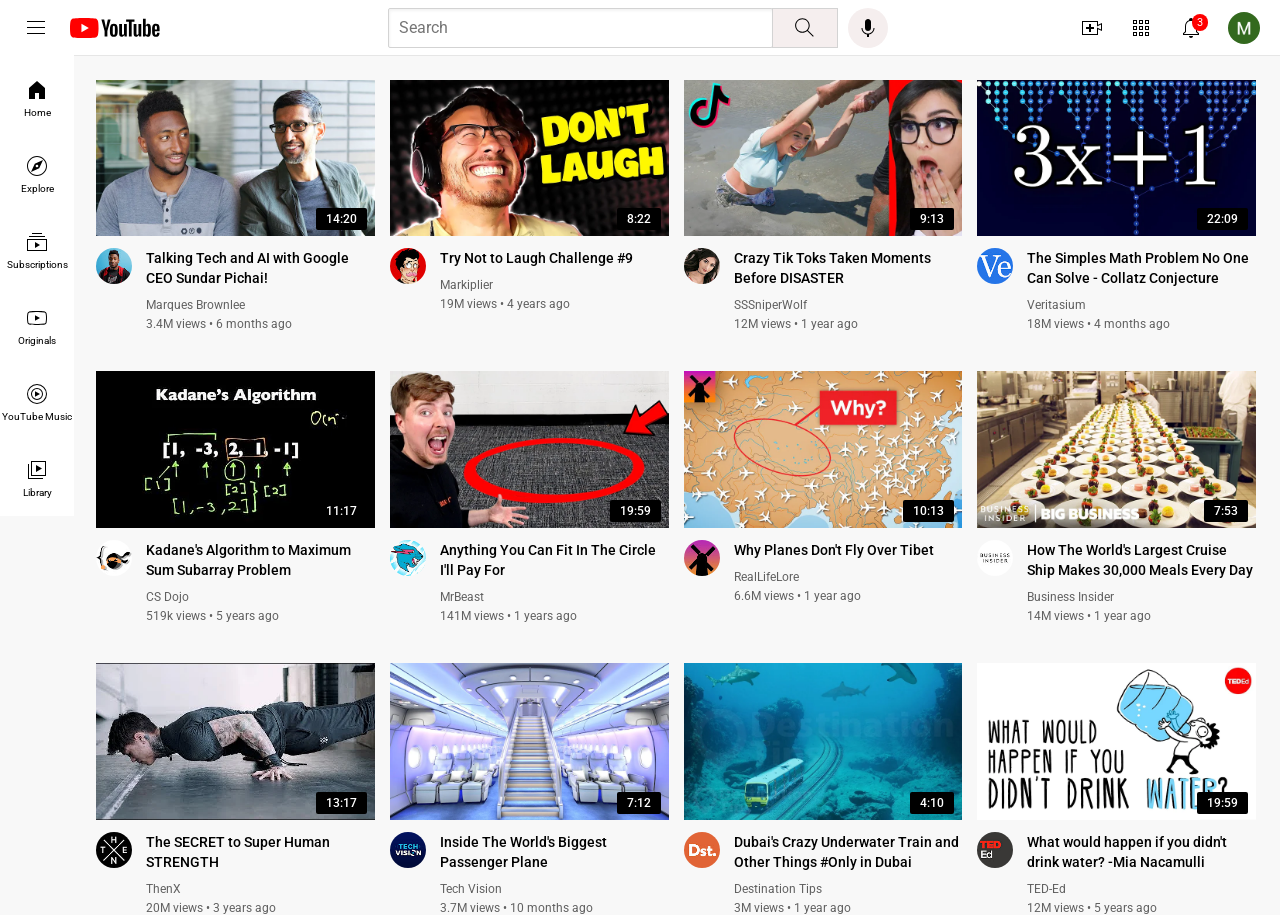
<file: SuperSimpleDev-HTML-CSS/Youtube-Clone/index.html>
<!DOCTYPE html>
<html>
    <head>
        <title>YouTube</title>
        <link rel="icon" href="svg/favicon.png">
        <link rel="stylesheet" href="css/video.css">
        <link rel="stylesheet" href="css/header.css">
        <link rel="stylesheet" href="css/general.css">
        <link rel="stylesheet" href="css/sidebar.css">
        <link rel="preconnect" href="https://fonts.googleapis.com">
        <link rel="preconnect" href="https://fonts.gstatic.com" crossorigin>
        <link href="https://fonts.googleapis.com/css2?family=Roboto:wght@400;500;700&display=swap" rel="stylesheet">
    </head>
    <body>
        <header class="header">
            <div class="section-left">
                <img class="hamburger-menu" src="svg/hamburger-menu.svg">
                <img class="youtube-logo" src="svg/youtube-logo.svg">
            </div>
            <div class="section-middle">
                <input class="search-bar" type="text" placeholder="Search">
                <button class="search-button">
                    <img class="search-icon" src="svg/search.svg">
                    <div class="tooltip">Search</div> 
                </button>
                <button class="search-button-voice">
                    <img class="search-button-icon" src="svg/voice-search-icon.svg">
                    <div class="tooltip">Search with your voice</div> 
                </button>
            </div>
            <div class="section-right">
                <div class="upload-icon-container">
                    <img class="upload-icon" src="svg/upload.svg">
                    <div class="tooltip">Create</div>
                </div>
                <div class="youtube-apps-icon-cointainer">
                    <img class="youtube-apps-icon" src="svg/youtube-apps.svg">
                    <div class="tooltip">YouTube Apps</div>
                </div>
                <div class="notifications-icon-container">
                    <img class="notification-icon" src="svg/notifications.svg"> 
                    <div class="notifications-count">3</div>
                    <div class="tooltip">Notifications</div>
                       
                </div>
                <img class="current-user-icon" src="img/channel-my.jpg">
            </div>
        </header>
        <nav class="sidebar">
            <div class="sidebar-link">
                <img src="svg/home.svg">
                <div>Home</div>
            </div>
            <div class="sidebar-link">
                <img src="svg/explore.svg">
                <div>Explore</div>
            </div>
            <div class="sidebar-link">
                <img src="svg/subscriptions.svg">
                <div>Subscriptions</div>
            </div>
            <div class="sidebar-link">
                <img src="svg/originals.svg">
                <div>Originals</div>
            </div>
            <div class="sidebar-link">
                <img src="svg/youtube-music.svg">
                <div>YouTube Music</div>
            </div>
            <div class="sidebar-link">
                <img src="svg/library.svg">
                <div>Library</div>
            </div>
        </nav>
        <main>
            <section class="video-grid">
                <div class="video-preview">
                    <div class="thumbnail-row">
                        <img class="video-thumbnail" src="img/thumbnail-1.webp">
                        <div class="video-time">14:20</div>
                    </div>
                    <div class="video-info-grid">
                        <div class="channel-picture">
                            <img class="profile-picture" src="img/channel-1.jpeg">
                        </div>
                        <div class="video-info">
                            <p class="video-title">Talking Tech and AI with Google CEO Sundar Pichai!</p>
                            <p class="video-author">Marques Brownlee</p>
                            <p class="video-stats">3.4M views &#8226; 6 months ago</p>
                        </div>
                    </div>
                </div>
                <div class="video-preview">
                    <div class="thumbnail-row">
                        <img class="video-thumbnail" src="img/thumbnail-2.webp">
                        <div class="video-time">8:22</div>
                    </div>
                    <div class="video-info-grid">
                        <div class="channel-picture">
                            <img class="profile-picture" src="img/channel-2.jpeg">
                        </div>
                        <div>
                            <p class="video-title">Try Not to Laugh Challenge #9</p>
                            <p class="video-author">Markiplier</p>
                            <p class="video-stats">19M views &#8226; 4 years ago</p>
                        </div>
                    </div>
                </div>
                <div class="video-preview">
                    <div class="thumbnail-row">
                        <img class="video-thumbnail" src="img/thumbnail-3.webp">
                        <div class="video-time">9:13</div>
                    </div>
                    <div class="video-info-grid">
                        <div class="channel-picture">
                            <img class="profile-picture" src="img/channel-3.jpeg">
                        </div>
                        <div class="video-info">
                            <p class="video-title">Crazy Tik Toks Taken Moments Before DISASTER</p>
                            <p class="video-author">SSSniperWolf</p>
                            <p class="video-stats">12M views &#8226; 1 year ago</p>
                        </div>
                    </div>
                </div>
                <div class="video-preview">
                    <div class="thumbnail-row">
                        <img class="video-thumbnail" src="img/thumbnail-4.webp">
                        <div class="video-time">22:09</div>
                    </div>
                    <div class="video-info-grid">
                        <div class="channel-picture">
                            <img class="profile-picture" src="img/channel-4.jpeg">
                        </div>
                        <div>
                            <p class="video-title">The Simples Math Problem No One Can Solve - Collatz Conjecture</p>
                            <p class="video-author">Veritasium</p>
                            <p class="video-stats">18M views &#8226; 4 months ago</p>
                        </div>
                    </div>
                </div>
                <div class="video-preview">
                    <div class="thumbnail-row">
                        <img class="video-thumbnail" src="img/thumbnail-5.webp">
                        <div class="video-time">11:17</div>
                    </div>
                    <div class="video-info-grid">
                        <div class="channel-picture">
                            <img class="profile-picture" src="img/channel-5.jpeg">
                        </div>
                        <div class="video-info">
                            <p class="video-title">Kadane's Algorithm to Maximum Sum Subarray Problem</p>
                            <p class="video-author">CS Dojo</p>
                            <p class="video-stats">519k views &#8226; 5 years ago</p>
                        </div>
                    </div>
                </div>
                <div class="video-preview">
                    <div class="thumbnail-row">
                        <img class="video-thumbnail" src="img/thumbnail-6.webp">
                        <div class="video-time">19:59</div>
                    </div>
                    <div class="video-info-grid">
                        <div class="channel-picture">
                            <img class="profile-picture" src="img/channel-6.jpeg">
                        </div>
                        <div>
                            <p class="video-title">Anything You Can Fit In The Circle I'll Pay For</p>
                            <p class="video-author">MrBeast</p>
                            <p class="video-stats">141M views &#8226; 1 years ago</p>
                        </div>
                    </div>
                </div>
                <div class="video-preview">
                    <div class="thumbnail-row">
                        <img class="video-thumbnail" src="img/thumbnail-7.webp">
                        <div class="video-time">10:13</div>
                    </div>
                    <div class="video-info-grid">
                        <div class="channel-picture">
                            <img class="profile-picture" src="img/channel-7.jpeg">
                        </div>
                        <div class="video-info">
                            <p class="video-title">Why Planes Don't Fly Over Tibet</p>
                            <p class="video-author">RealLifeLore</p>
                            <p class="video-stats">6.6M views &#8226; 1 year ago</p>
                        </div>
                    </div>
                </div>
                <div class="video-preview">
                    <div class="thumbnail-row">
                        <img class="video-thumbnail" src="img/thumbnail-10.webp">
                        <div class="video-time">7:53</div>
                    </div>
                    <div class="video-info-grid">
                        <div class="channel-picture">
                            <img class="profile-picture" src="img/channel-10.jpeg">
                        </div>
                        <div>
                            <p class="video-title">How The World's Largest Cruise Ship Makes 30,000 Meals Every Day</p>
                            <p class="video-author">Business Insider</p>
                            <p class="video-stats">14M views &#8226; 1 year ago</p>
                        </div>
                    </div>
                </div>
                <div class="video-preview">
                    <div class="thumbnail-row">
                        <img class="video-thumbnail" src="img/thumbnail-9.webp">
                        <div class="video-time">13:17</div>
                    </div>
                    <div class="video-info-grid">
                        <div class="channel-picture">
                            <img class="profile-picture" src="img/channel-9.jpeg">
                        </div>
                        <div class="video-info">
                            <p class="video-title">The SECRET to Super Human STRENGTH</p>
                            <p class="video-author">ThenX</p>
                            <p class="video-stats">20M views &#8226; 3 years ago</p>
                        </div>
                    </div>
                </div>
                <div class="video-preview">
                    <div class="thumbnail-row">
                        <img class="video-thumbnail" src="img/thumbnail-8.webp">
                        <div class="video-time">7:12</div>
                    </div>
                    <div class="video-info-grid">
                        <div class="channel-picture">
                            <img class="profile-picture" src="img/channel-8.jpeg">
                        </div>
                        <div>
                            <p class="video-title">Inside The World's Biggest Passenger Plane</p>
                            <p class="video-author">Tech Vision</p>
                            <p class="video-stats">3.7M views &#8226; 10 months ago</p>
                        </div>
                    </div>
                </div>
                <div class="video-preview">
                    <div class="thumbnail-row">
                        <img class="video-thumbnail" src="img/thumbnail-11.webp">
                        <div class="video-time">4:10</div>
                    </div>
                    <div class="video-info-grid">
                        <div class="channel-picture">
                            <img class="profile-picture" src="img/channel-11.jpeg">
                        </div>
                        <div class="video-info">
                            <p class="video-title">Dubai's Crazy Underwater Train and Other Things #Only in Dubai</p>
                            <p class="video-author">Destination Tips</p>
                            <p class="video-stats">3M views &#8226; 1 year ago</p>
                        </div>
                    </div>
                </div>
                <div class="video-preview">
                    <div class="thumbnail-row">
                        <img class="video-thumbnail" src="img/thumbnail-12.webp">
                        <div class="video-time">19:59</div>
                    </div>
                    <div class="video-info-grid">
                        <div class="channel-picture">
                            <img class="profile-picture" src="img/channel-12.jpeg">
                        </div>
                        <div>
                            <p class="video-title">What would happen if you didn't drink water? -Mia Nacamulli</p>
                            <p class="video-author">TED-Ed</p>
                            <p class="video-stats">12M views &#8226; 5 years ago</p>
                        </div>
                    </div>
                </div>
            </section>
        </main>
</html>
</file>
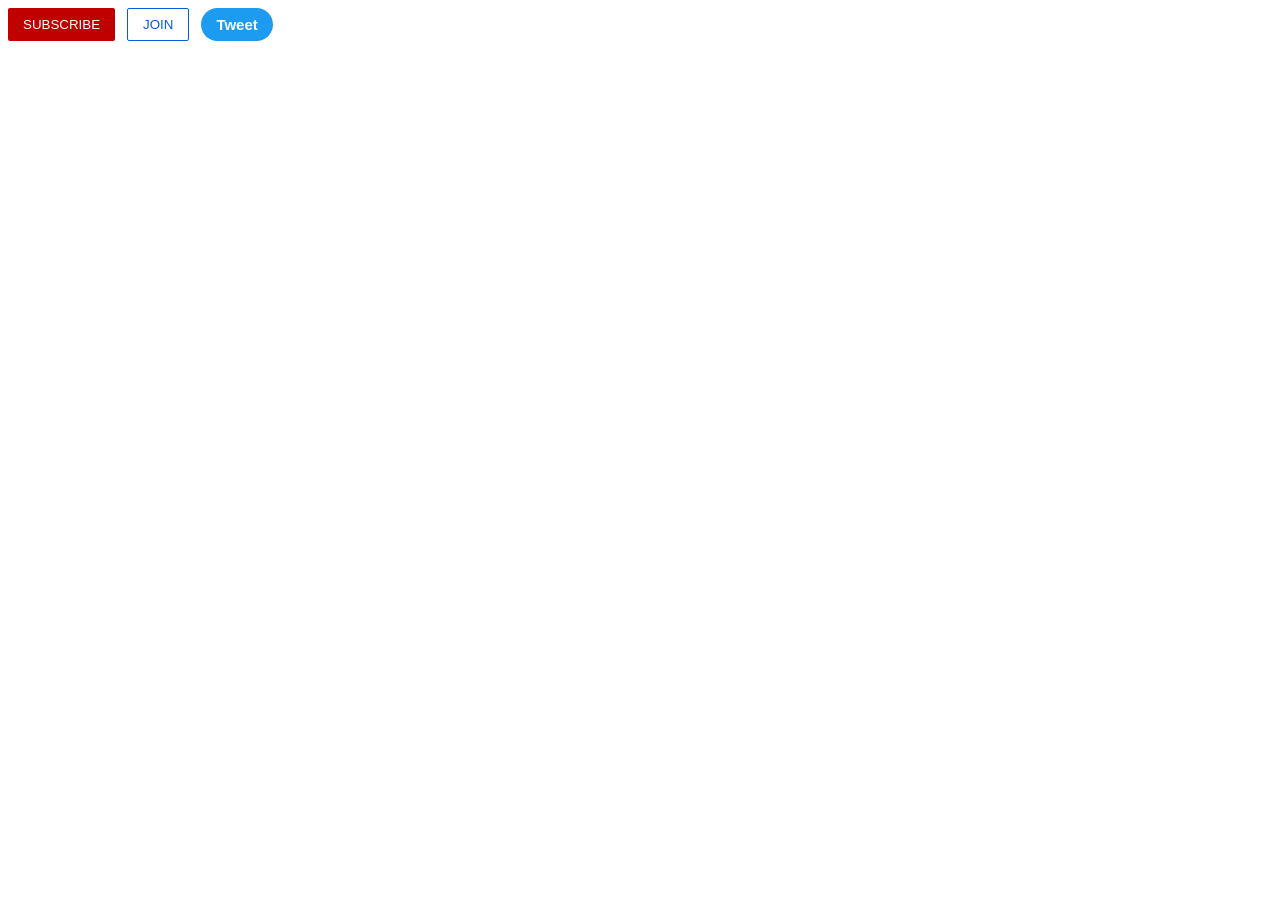
<file: SuperSimpleDev-HTML-CSS/Basics/buttons.html>
<!DOCTYPE html>
<html>
    <head>
        <title>Buttons Practice</title>
        <link rel="stylesheet" href="styles/buttons.css">
    </head>
    <body>
        <button class="subscribe-button">SUBSCRIBE</button>
        <button class="join-button">JOIN</button>
        <button class="tweet-button">Tweet</button>
    </body>
</html>
</file>
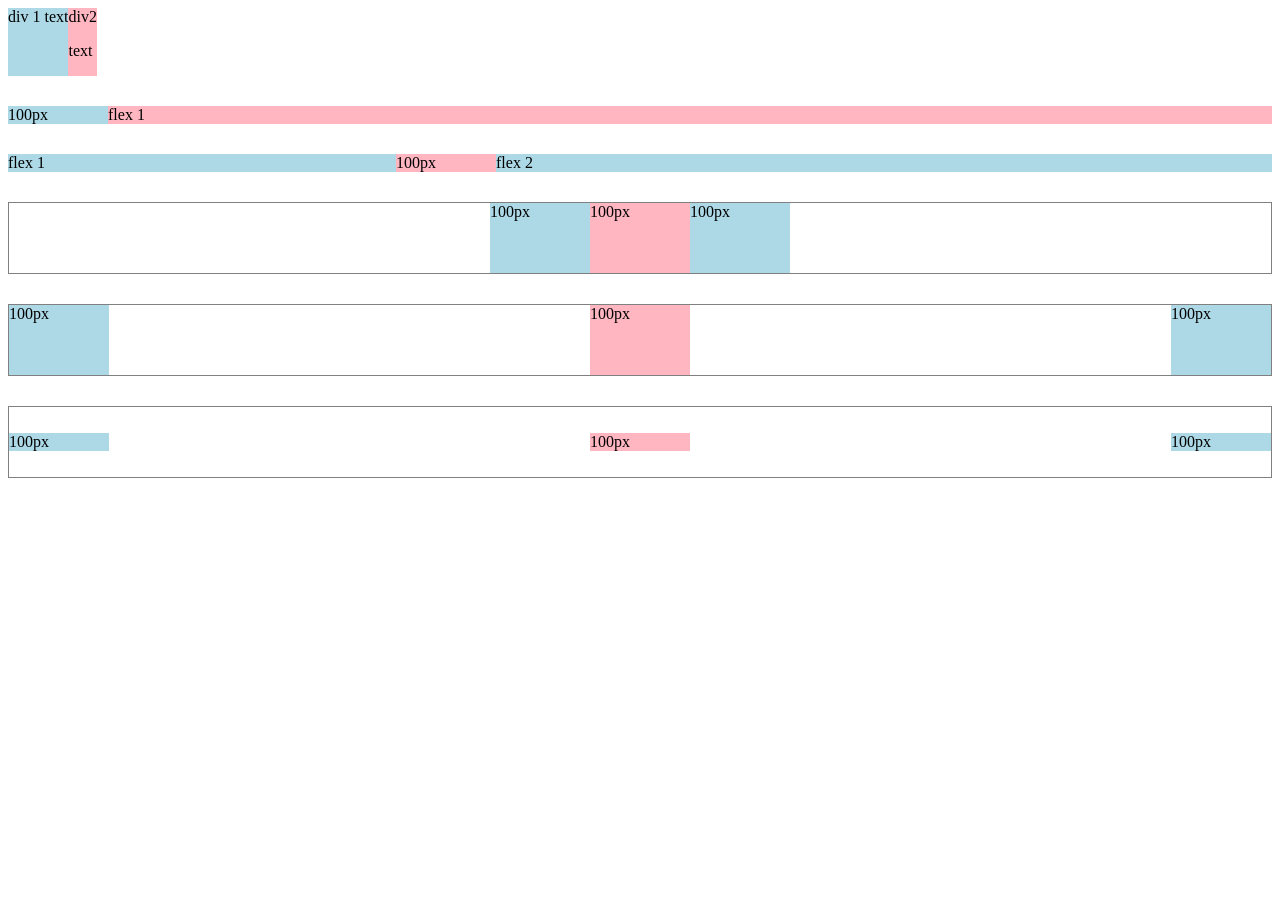
<file: SuperSimpleDev-HTML-CSS/Basics/flexbox.html>
<!DOCTYPE html>
<html>

<head>
    <title>Flexbox Practice</title>
</head>

<body>
    <div style="
            display: flex;
            flex-direction: row;">
        <div style="background-color:lightblue;">div 1 text</div>
        <div style="background-color: lightpink;">div2 <p>text</p>
        </div>
    </div>

    <div style="
        margin-top: 30px;
        display: flex;
        flex-direction: row;">
        <div style="
            background-color:lightblue;
            width: 100px;
            ">100px</div>
        <div style="
            background-color: lightpink;
            flex: 1;
            ">flex 1
        </div>
    </div>

    <div style="
    margin-top: 30px;
    display: flex;
    flex-direction: row;">
    <div style="
        background-color: lightblue;
        flex: 1;
        ">flex 1
    </div>
    <div style="
        background-color:lightpink;
        width: 100px;
    ">100px</div>
    <div style="
        background-color:lightblue;
        flex: 2;
    ">flex 2</div>
    </div>

    <div style="
        margin-top: 30px;
        height: 70px;
        border-width: 1px;
        border-style: solid;
        border-color: gray;

        display: flex;
        flex-direction: row;
        justify-content: center;">
        <div style="
            background-color: lightblue;
            width: 100px;
            ">100px
        </div>
        <div style="
            background-color:lightpink;
            width: 100px;
        ">100px</div>
        <div style="
            background-color:lightblue;
            width: 100px;
        ">100px</div>
    </div>

    <div style="
            margin-top: 30px;
            height: 70px;
            border-width: 1px;
            border-style: solid;
            border-color: gray;

            display: flex;
            flex-direction: row;
            justify-content: space-between;">
        <div style="
            background-color: lightblue;
            width: 100px;
            ">100px
        </div>
        <div style="
            background-color:lightpink;
            width: 100px;
        ">100px</div>
        <div style="
            background-color:lightblue;
            width: 100px;
        ">100px</div>
    </div>

    <div style="
        margin-top: 30px;
        height: 70px;
        border-width: 1px;
        border-style: solid;
        border-color: gray;

        display: flex;
        flex-direction: row;
        justify-content: space-between;
        align-items: center;">

        <div style="
            background-color: lightblue;
            width: 100px;
            ">100px
        </div>
        <div style="
            background-color:lightpink;
            width: 100px;
        ">100px</div>
        <div style="
            background-color:lightblue;
            width: 100px;
        ">100px</div>
    </div>
</body>

</html>
</file>
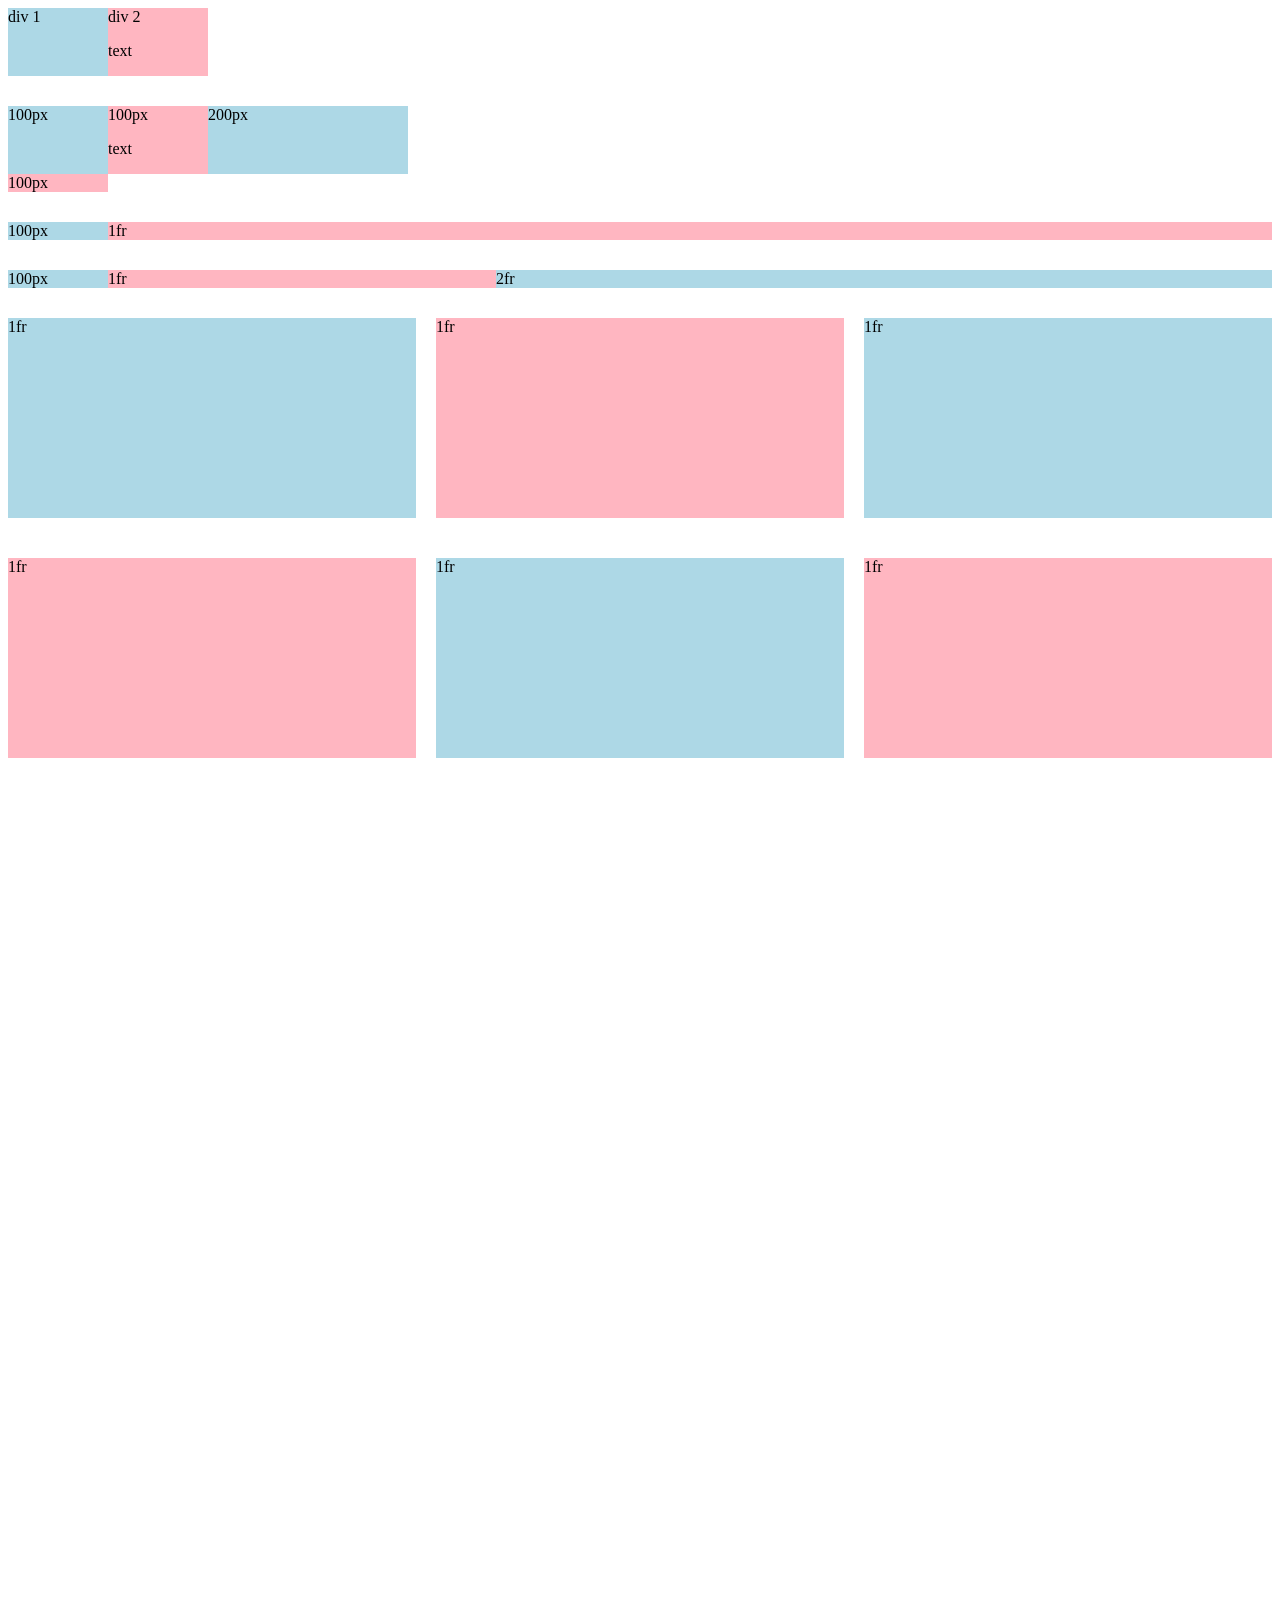
<file: SuperSimpleDev-HTML-CSS/Basics/grid.html>
<!DOCTYPE html>
<html>

<head>
    <title>Grid Practice</title>
</head>

<body style="padding-bottom: 1000px;">
    <div style="
      display: grid;
      grid-template-columns: 100px 100px;
    ">
        <div style="background-color: lightblue;">div 1</div>
        <div style="background-color: lightpink;">div 2<p>text</p>
        </div>
    </div>

    <div style="
      margin-top: 30px;
      display: grid;
      grid-template-columns: 100px 100px 200px;
    ">
        <div style="background-color: lightblue;">100px</div>
        <div style="background-color: lightpink;">100px<p>text</p>
        </div>
        <div style="background-color: lightblue;">200px</div>
        <div style="background-color: lightpink;">100px</div>
    </div>

    <div style="
      margin-top: 30px;
      display: grid;
      grid-template-columns: 100px 1fr;
    ">
        <div style="background-color: lightblue;">100px</div>
        <div style="background-color: lightpink;">1fr</div>
    </div>

    <div style="
      margin-top: 30px;
      display: grid;
      grid-template-columns: 100px 1fr 2fr;
    ">
        <div style="background-color: lightblue;">100px</div>
        <div style="background-color: lightpink;">1fr</div>
        <div style="background-color: lightblue;">2fr</div>
    </div>

    <div style="
      margin-top: 30px;
      display: grid;
      grid-template-columns: 1fr 1fr 1fr;
      column-gap: 20px;
      row-gap: 40px;
    ">
        <div style="background-color: lightblue; height: 200px;">1fr</div>
        <div style="background-color: lightpink; height: 200px;">1fr</div>
        <div style="background-color: lightblue; height: 200px;">1fr</div>
        <div style="background-color: lightpink; height: 200px;">1fr</div>
        <div style="background-color: lightblue; height: 200px;">1fr</div>
        <div style="background-color: lightpink; height: 200px;">1fr</div>
    </div>
</body>

</html>
</file>
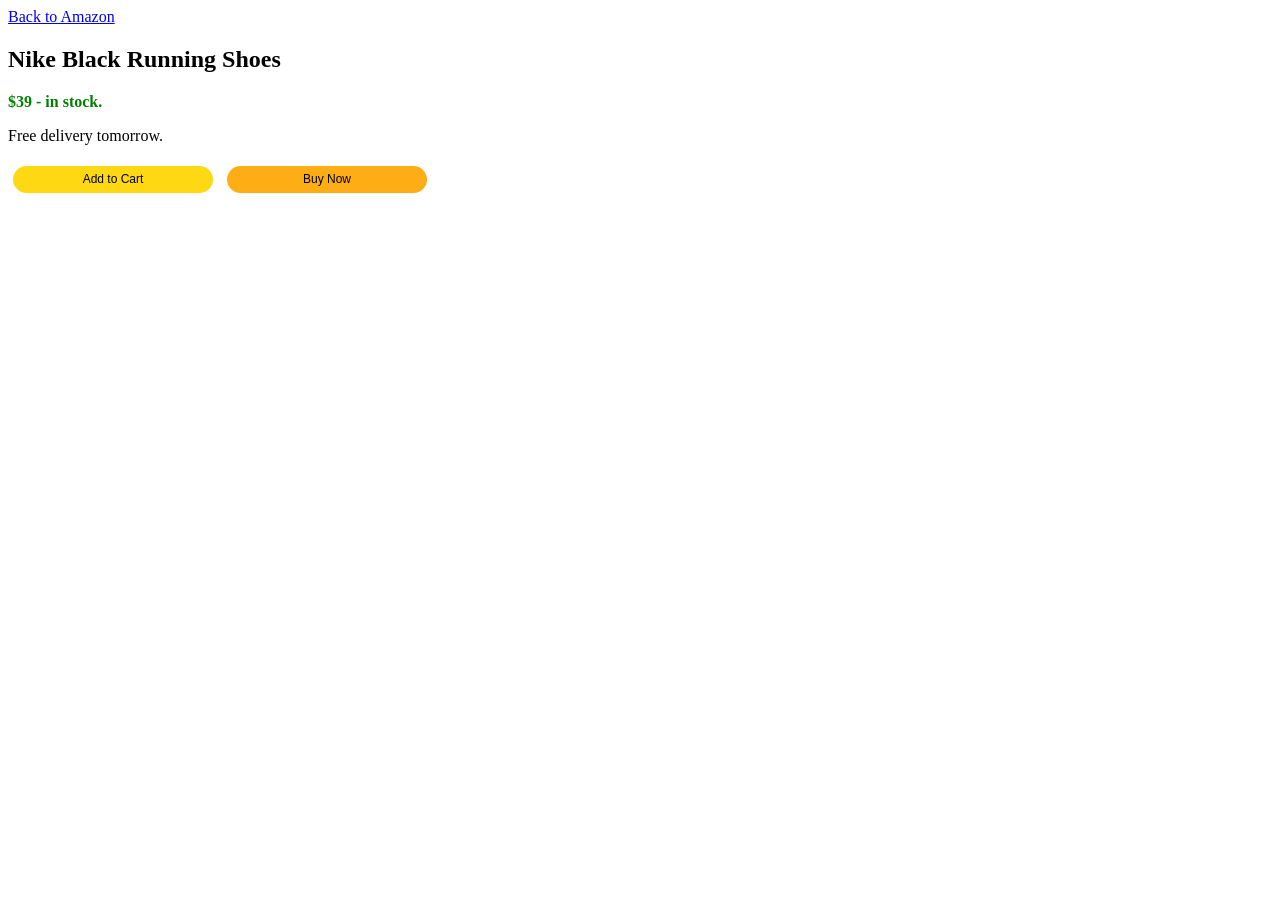
<file: SuperSimpleDev-HTML-CSS/Basics/l1-challenge.html>
<!DOCTYPE html>
<html>

<head>
    <title>Amazon Example</title>
    <link rel="stylesheet" href="styles/l1-challenge.css">
</head>

<body>
    <a class="link" href="https://www.amazon.co.uk/">Back to Amazon</a>
    <h2>Nike Black Running Shoes</h2>
    <p class="stock-text">$39 - in stock.</p>
    <p>Free delivery tomorrow.</p>
    <button class="amazon-button-1">Add to Cart</button>
    <button class="amazon-button-2">Buy Now</button>
</body>

</html>
</file>
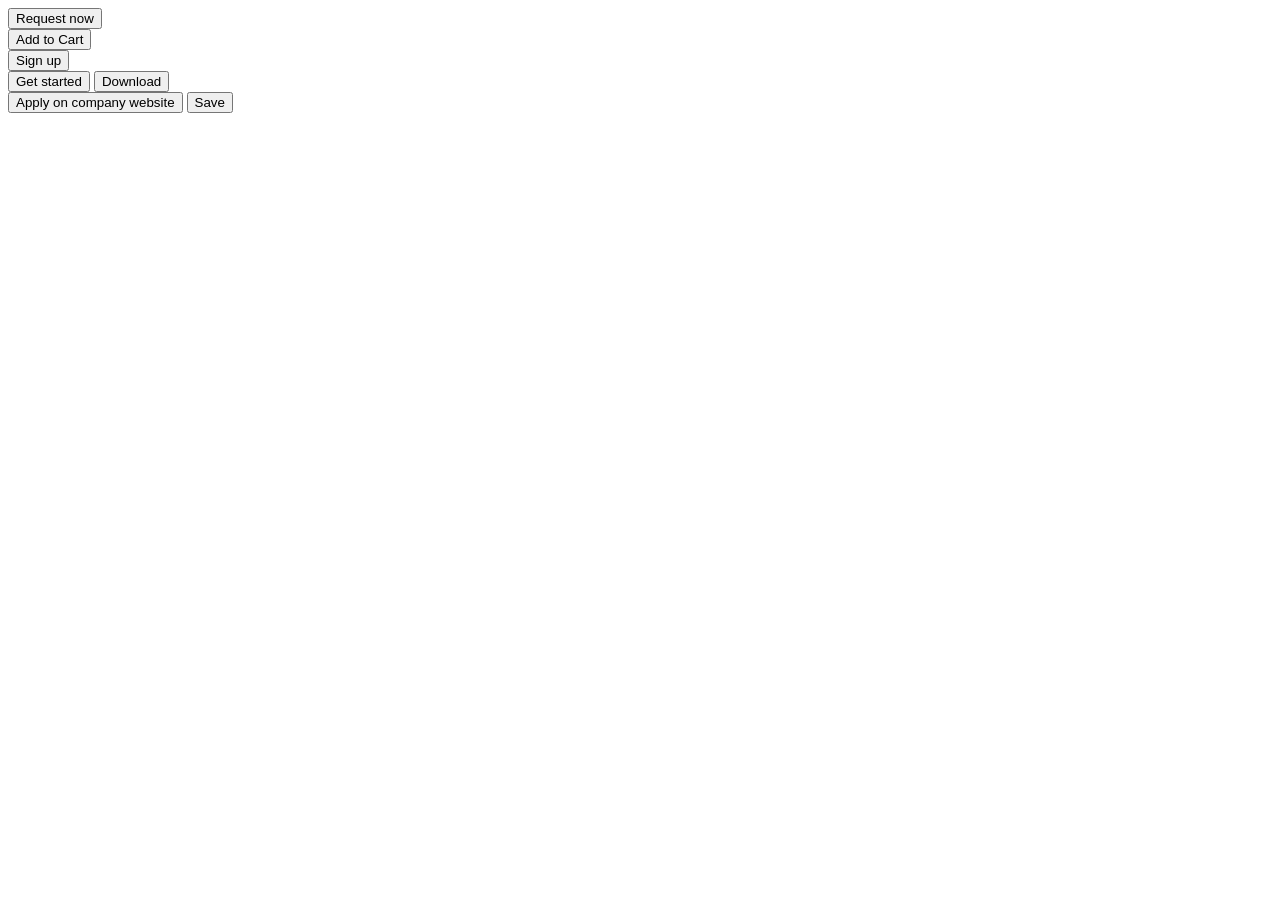
<file: SuperSimpleDev-HTML-CSS/Basics/l2-challenge.html>
<!DOCTYPE html>
<html>

<head>
    <title>Buttons - Excercise</title>
    <link rel="sytlesheet" href="styles/l2-challenge.css">
</head>

<body>

    <button class="uber-button">Request now</button>
    <br>
    <button class="amazon-button">Add to Cart</button>
    <br>
    <button class="github-button">Sign up</button>
    <br>
    <button class="bootstrap-button-1">Get started</button>
    <button class="bootstrap-button-2">Download</button>
    <br>
    <button class="linkedin-button-1">Apply on company website</button>
    <button class="linkedin-button-2">Save</button>
    <br>
</body>

</html>
</file>
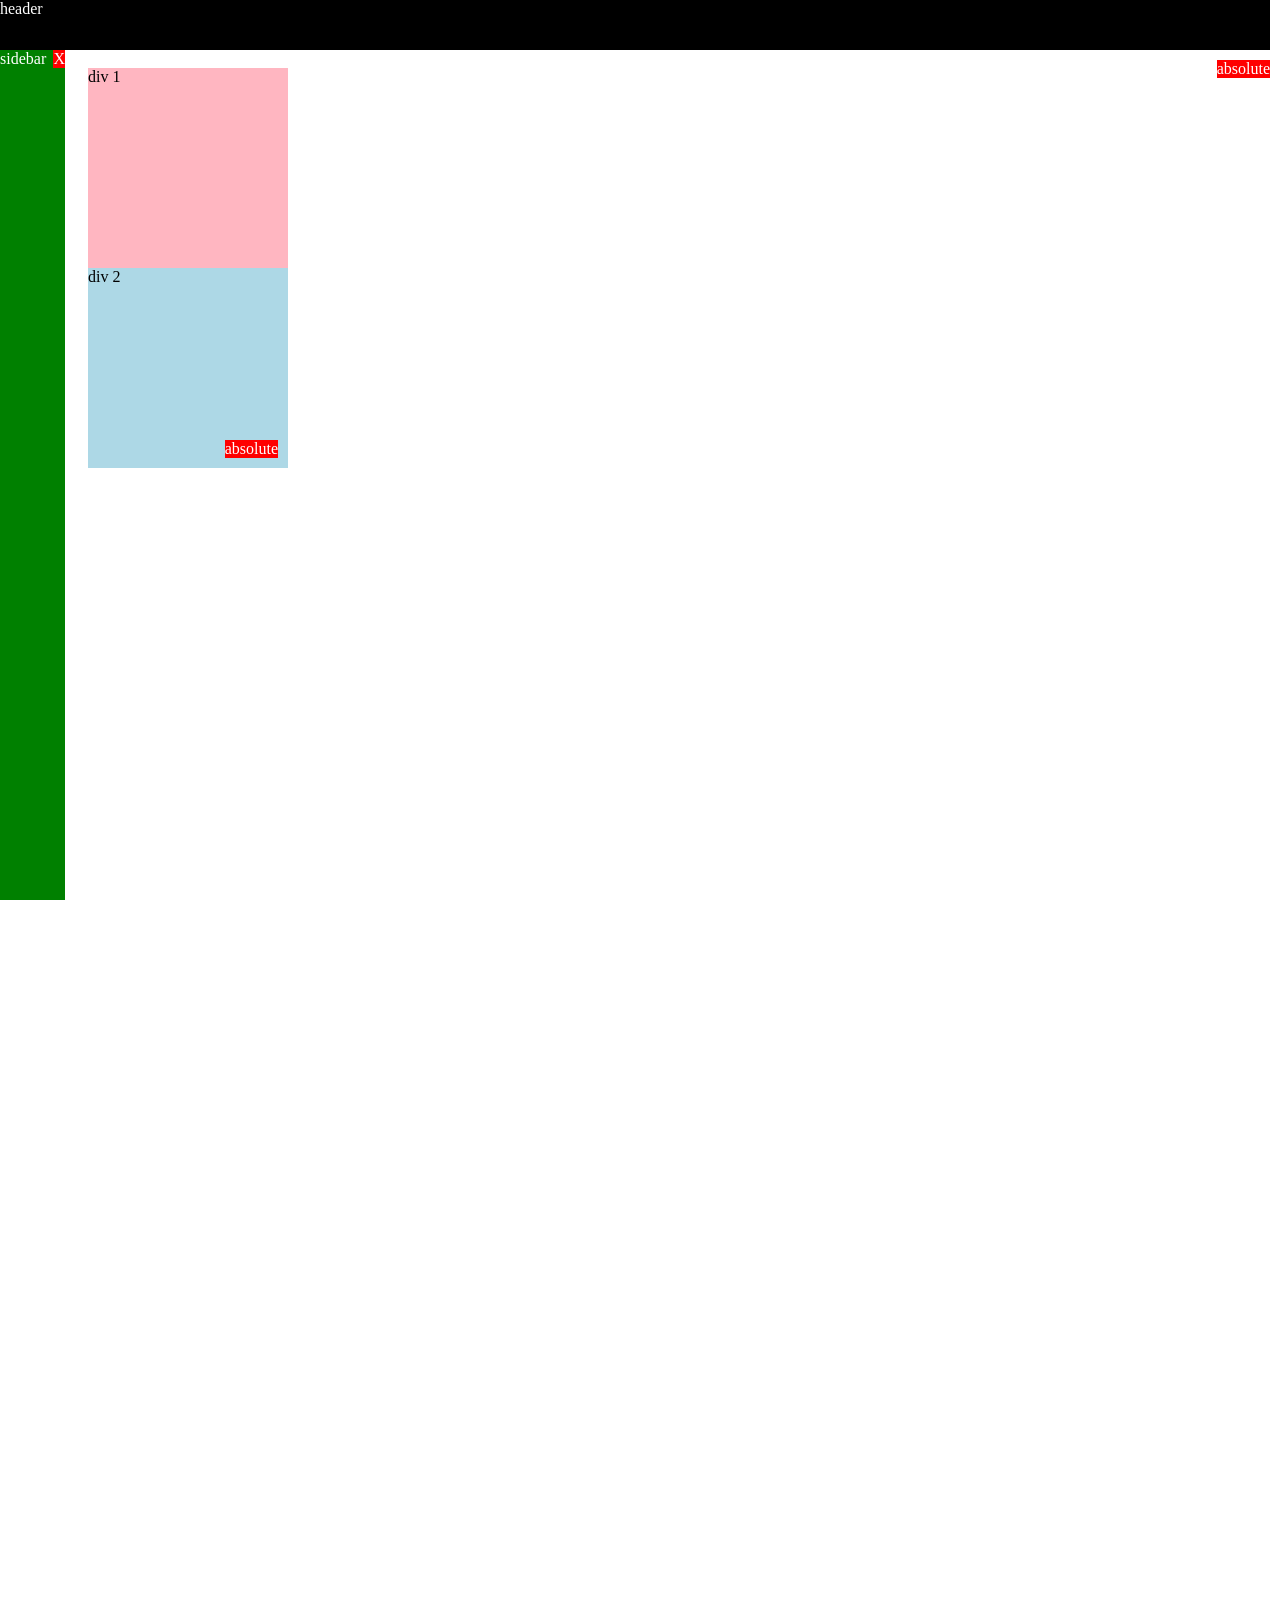
<file: SuperSimpleDev-HTML-CSS/Basics/position.html>
<!DOCTYPE html>
<html>

<head>
    <title>Position Practice</title>
</head>

<body style="
        height: 3000px; 
        padding-top: 60px; 
        padding-left: 80px; 
    ">

    <div style="
        background-color: black;
        color: white; 
        position: fixed; 
        top: 0px; 
        right: 10px; 
        left: 0px;
        height: 50px; 
        z-index: 0;
        ">header</div>

    <div style="
            position: fixed;
            background-color: green;
            color: white; 
            left: 0px; 
            bottom: 0px;
            top: 50px; 
            width: 65px; 
        ">
        sidebar
        <div style="
            position: absolute;
            background-color: red;
            color: white; 
            top: 0px; 
            right: 0px;  
        ">X</div>
    </div>

    <div style="
        position: absolute;
        background-color: red;
        color: white; 
        top: 60px; 
        right: 10px;  
        z-index: 100;
        ">absolute</div>

    <div style="
        background-color: lightpink;
        height: 200px;
        width: 200px;
        position: static;
        ">div 1</div>

    <div style="
        background-color: lightblue;
        height: 200px;
        width: 200px;
        position: relative;
        ">div 2
        <div style="
            position: absolute;
            background-color: red;
            color: white; 
            bottom: 10px; 
            right: 10px;  
            z-index: 100;
        ">absolute</div>    
    </div>

</body>

</html>
</file>
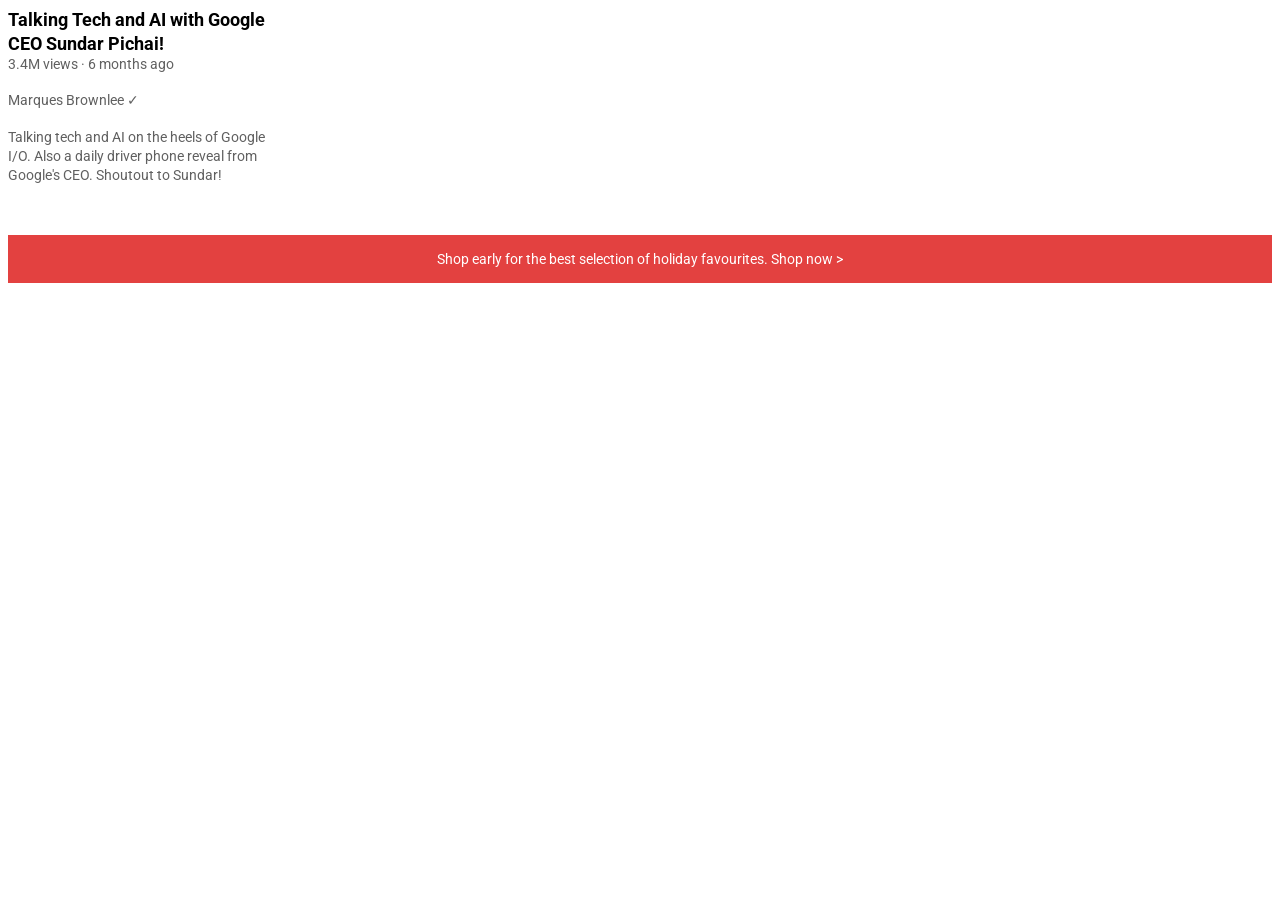
<file: SuperSimpleDev-HTML-CSS/Basics/text.html>
<!DOCTYPE html>
<html>

<head>
    <link rel="stylesheet" href="styles/text.css">
    <link rel="preconnect" href="https://fonts.googleapis.com">
    <link rel="preconnect" href="https://fonts.gstatic.com" crossorigin>
    <link href="https://fonts.googleapis.com/css2?family=Roboto:wght@700&display=swap" rel="stylesheet">
    <title>Text Practice</title>
</head>

<body>
    <p class="video-title">Talking Tech and AI with Google CEO Sundar Pichai!</p>
    <p class="video-stats">3.4M views &#183; 6 months ago</p>
    <p class="video-author">Marques Brownlee &#10003;</p>
    <p class="video-description">Talking tech and AI on the heels of Google I/O. Also a daily driver phone reveal from
        Google's CEO. Shoutout to Sundar!</p>
    <p class="apple-text">Shop early for the best selection of holiday favourites. <span class="span-example">Shop now
            &#62;</span></p>
</body>

</html>
</file>
<file: SuperSimpleDev-HTML-CSS/Youtube-Clone/css/video.css>
.video-grid{
    display:grid;
    grid-template-columns: 1fr 1fr 1fr;
    column-gap: 15px;
    row-gap: 40px;

}

@media (max-width: 750px){
    .video-grid{
        display:grid;
        grid-template-columns: 1fr 1fr;
        column-gap: 15px;
        row-gap: 40px;
    
    } 
}

@media (min-width: 751px) and (max-width: 1249){
    .video-grid{
        display:grid;
        grid-template-columns: 1fr 1fr 1fr;
        column-gap: 15px;
        row-gap: 40px;
    
    }  
}

@media (min-width: 1250px){
    .video-grid{
        display:grid;
        grid-template-columns: 1fr 1fr 1fr 1fr;
        column-gap: 15px;
        row-gap: 40px;
    
    } 
}

.video-info-grid{
    display: grid;
    grid-template-columns: 50px 1fr;
}

.video-preview{

} 

.thumbnail-row{
    position: relative;
    margin-bottom: 8px;
}

.video-time{
    background-color: black;
    color: white;
    position: absolute; 
    bottom: 10px;
    right: 8px; 
    font-family: Roboto, Arial;
    font-size: 12px;
    font-weight: 500;
    padding: 4px 10px;
    border-radius: 2px;  
}

.video-thumbnail{
    width: 100%; 
}

.channel-picture{

}

.profile-picture{
    width: 36px; 
    border-radius: 25px;
}

.video-info{

}

.video-title{
    width: 100%;
    margin-top: 0px;
    font-weight: 500;
    font-size: 14px;
    line-height: 20px;
    margin-bottom: 10px;
}

.video-author,
.video-stats {
    font-size: 12px;
    color: rgb(96, 96, 96);
}

.video-author{
    margin-bottom: 5px;
}
</file>
<file: SuperSimpleDev-HTML-CSS/Youtube-Clone/css/header.css>
.header{
    height: 55px;

    display: flex;
    flex-direction: row;
    justify-content: space-between;

    position: fixed; 
    top: 0px;
    left: 0px;
    right: 0px; 
    background-color: white;
    border-bottom-width: 1px;
    border-bottom-style: solid; 
    border-bottom-color: rgb(230, 230, 230); 
    z-index: 100;
}

.section-left{
    display: flex; 
    align-items: center;
    flex-direction: row;
    justify-content: space-between;
}

.hamburger-menu{
    height: 24px; 
    margin-left: 24px;
    margin-right: 22px;
}

.youtube-logo{
    height: 20px; 
}

.section-middle{
    flex: 1; 
    margin-left: 70px;
    margin-right: 35px;
    max-width: 500px;
    display: flex; 
    flex-direction: row;
    align-items: center;
}

.search-bar{
    flex: 1; 
    height: 36px; 
    padding-left: 10px;
    font-size: 16px;
    border-width: 1px; 
    border-radius: 2px; 
    border-style: solid;
    border-color:lightgrey; 
    box-shadow: inset 1px 2px 3px rgba(0, 0, 0, 0.05);
    width: 0; 
}

.search-bar::placeholder{
    font-family: Roboto, Arial;
    font-size: 16px; 
}

.search-button,
.search-button-voice,
.upload-icon-container,
.youtube-apps-icon-cointainer,
.notifications-icon-container{
    position: relative;
    display: flex; 
    align-items: center;
    justify-content: center;
}
.search-button{
    height: 40px;
    width: 66px; 
    background-color: rgb(245, 238, 238);
    border-color: lightgrey; 
    border-style: solid;
    border-width: 1px;
    margin-left: -1px;
    margin-right: 10px;
}

.search-button .tooltip,
.search-button-voice .tooltip,
.upload-icon-container .tooltip,
.youtube-apps-icon-cointainer .tooltip,
.notifications-icon-container .tooltip{
    font-family: Roboto, Arial;
    position: absolute; 
    background-color: grey;
    color: white; 
    padding-left: 8px;
    padding-right: 8px;
    padding-top: 4px;
    padding-bottom: 4px;
    font-size: 12px; 
    border-radius: 2px;

    bottom: -30px; 
    opacity: 0;
    pointer-events: none;
    transition: opacity 0.15s;
    white-space: nowrap;
}

.search-button:hover .tooltip,
.search-button-voice:hover .tooltip,
.upload-icon-container:hover .tooltip,
.youtube-apps-icon-cointainer:hover .tooltip,
.notifications-icon-container:hover .tooltip{
    opacity: 1;
}

.search-icon{
    height: 25px;
}

.search-button-voice{
    height: 40px; 
    width: 40px; 
    border-radius: 20px;
    border: 0px; 
    background-color: rgb(245, 238, 238);
}

.search-button-icon{
    height: 24px;  
}

.section-right{
    width: 180px;
    margin-right: 20px; 
    display: flex;
    align-items: center;
    justify-content: space-between;
    flex-shrink: 0;
}

.upload-icon{
    height: 24px; 
}

.youtube-apps-icon{
    height: 24px;
}

.notification-icon{
    height: 24px;
}

.notifications-icon-container{
    position: relative; 
}

.notifications-count{
    position: absolute; 
    top: -2px;
    right: -5px; 
    background-color: red;
    color: white;
    font-family: Roboto, Arial;
    font-size: 11px;
    padding-top: 2px;
    padding-bottom: 2px;
    padding-left: 5px;
    padding-right: 5px;
    border-radius: 10px; 
}

.current-user-icon{
    height: 32px; 
    border-radius: 16px;
}
</file>
<file: SuperSimpleDev-HTML-CSS/Youtube-Clone/css/general.css>
p{
    font-family: Roboto, Arial;
    margin-top: 0px;
    margin-bottom: 0px; 
}

body {
    margin: 0;
    padding-top: 80px;
    padding-left: 96px;
    padding-right: 24px; 
    background-color: rgb(248, 248, 248);
}
</file>
<file: SuperSimpleDev-HTML-CSS/Youtube-Clone/css/sidebar.css>
.sidebar{
    position: fixed;
    left: 0px;
    top: 55px; 
    background-color: white;
    width: 74px; 
    z-index: 200;
    padding-top: 5px;
}

.sidebar-link{
    height: 76px; 
    display: flex;
    justify-content: center;
    align-items: center;
    flex-direction: column;
    cursor: pointer;
}

.sidebar-link:hover{
    background-color: rgb(224, 220, 220);
}

.sidebar-link img {
    height: 24px; 
    margin-bottom: 5px; 
}

.sidebar-link div{
    font-family: Roboto, Arial;
    font-size: 10px;
}
</file>
<file: SuperSimpleDev-HTML-CSS/Basics/styles/buttons.css>
.subscribe-button {
    background-color: rgb(192, 0, 0);
    color: white;
    border: none;
    border-radius: 2px;
    cursor: pointer;
    margin-right: 8px;
    transition: opacity 0.15s;
    padding-left: 15px;
    padding-top: 9px;
    padding-bottom: 9px;
    padding-right: 15px;
    vertical-align: top;
}

.subscribe-button:hover {
    opacity: 0.8;
}

.subscribe-button:active {
    opacity: 0.5;
}

.join-button {
    background-color: white;
    color: rgb(6, 95, 212);
    border-color: rgb(6, 95, 212);
    border-style: solid;
    border-width: 1px;
    border-radius: 2px;
    cursor: pointer;
    transition: background-color 0.15s, color 0.15s;
    padding-left: 15px;
    padding-top: 8px;
    padding-bottom: 8px;
    padding-right: 15px;
    vertical-align: top;
}

.join-button:hover {
    background-color: rgb(6, 95, 212);
    color: white;
}

.join-button:active {
    opacity: 0.8;
}

.tweet-button {
    background-color: rgb(29, 155, 240);
    color: white;
    border-radius: 18px;
    border: none;
    font-weight: bold;
    font-size: 15px;
    margin-left: 8px;
    transition: box-shadow 0.15s;
    padding-left: 15px;
    padding-top: 8px;
    padding-bottom: 8px;
    padding-right: 15px;
    vertical-align: top;
}

.tweet-button:hover {
    box-shadow: 5px 5px 10px rgba(0, 0, 0, 0.2);
}
</file>
<file: SuperSimpleDev-HTML-CSS/Basics/styles/l1-challenge.css>
.link:hover {
    color: rgb(255, 126, 20)
}

.stock-text {
    color: green;
    font-weight: bold;
}

.amazon-button-1 {
    background-color: rgb(255, 216, 20);
    color: black;
    border-radius: 14px;
    margin: 5px;
    border: none;
    font-size: 12px;
    transition: background-color 0.15s, opacity 0.15s;
    padding-left: 6px;
    padding-top: 1px;
    padding-bottom: 1px;
    padding-right: 6px;
    height: 27px;
    width: 200px;
}

.amazon-button-1:hover {
    background-color: rgb(240, 203, 18)
}

.amazon-button-1:active {
    opacity: 0.6;
}

.amazon-button-2 {
    background-color: rgb(255, 173, 20);
    color: black;
    border-radius: 14px;
    margin: 5px;
    border: none;
    font-size: 12px;
    transition: background-color 0.15s, opacity 0.15s;
    padding-left: 6px;
    padding-top: 1px;
    padding-bottom: 1px;
    padding-right: 6px;
    height: 27px;
    width: 200px;
}

.amazon-button-2:hover {
    background-color: rgb(240, 136, 18)
}

.amazon-button-2:active {
    opacity: 0.6;
}
</file>
<file: SuperSimpleDev-HTML-CSS/Basics/styles/l2-challenge.css>
.uber-button {
    color: white;
    background-color: black;
    font-size: 8px;
    margin: 5px;
    font-weight: bold;
    transition: opacity 0.15s;
    padding-top: 10px;
    padding-bottom: 10px;
    padding-left: 13px;
    padding-right: 13px;
}

.uber-button:hover {
    opacity: 0.8;
}

.amazon-button {
    background-color: rgb(255, 216, 20);
    color: black;
    border-radius: 14px;
    margin: 5px;
    border: none;
    font-weight: bold;
    font-size: 12px;
    transition: background-color 0.15s;
    padding-left: 6px;
    padding-top: 1px;
    padding-bottom: 1px;
    padding-right: 6px;
    height: 27px;
    width: 200px;
}

.amazon-button:hover {
    background-color: rgb(240, 203, 18)
}

.github-button {
    background-color: rgb(46, 164, 79);
    color: white;
    border-radius: 4px;
    border: none;
    font-size: 12px;
    font-weight: bold;
    margin: 5px;
    transition: box-shadow 0.15s;
    padding-left: 16px;
    padding-top: 10px;
    padding-bottom: 10px;
    padding-right: 16px;
}

.github-button:hover {
    box-shadow: 2px 2px 5px rgba(0, 0, 0, 0.2);
}

.bootstrap-button-1 {
    background-color: rgb(121, 82, 179);
    color: white;
    border: none;
    border-radius: 3px;
    margin: 5px;
    font-size: 11px;
    transition: background-color 0.15s;
    padding-left: 16px;
    padding-top: 11px;
    padding-bottom: 11px;
    padding-right: 16px;
}

.bootstrap-button-1:hover {
    background-color: rgb(102, 69, 151)
}

.bootstrap-button-2 {
    background-color: white;
    color: rgb(108, 117, 125);
    border-color: rgb(108, 117, 125);
    border-radius: 3px;
    border-width: 1px;
    margin: 5px;
    font-weight: bold;
    font-size: 11px;
    border-style: solid;
    transition: background-color 0.15s, color 0.15s;
    padding-left: 16px;
    padding-top: 10px;
    padding-bottom: 10px;
    padding-right: 16px;
}

.bootstrap-button-2:hover {
    background-color: rgb(108, 117, 125);
    color: white;
}

.linkedin-button-1 {
    background-color: rgb(10, 102, 194);
    color: white;
    border: none;
    border-radius: 18px;
    font-size: 11px;
    font-weight: bold;
    transition: background-color 0.15s;
    padding-left: 16px;
    padding-top: 10px;
    padding-bottom: 10px;
    padding-right: 16px;
}

.linkedin-button-1:hover {
    background-color: rgb(4, 91, 179);
}

.linkedin-button-2 {
    background-color: white;
    color: rgb(10, 102, 194);
    border-color: rgb(10, 102, 194);
    border-width: 1px;
    border-radius: 18px;
    border-style: solid;
    font-weight: bold;
    transition: background-color 0.15s;
    padding-left: 16px;
    padding-top: 10px;
    padding-bottom: 10px;
    padding-right: 16px;
}

.linkedin-button-2:hover {
    border-width: 2px;
    background-color: rgba(10, 102, 194, 0.15);
    padding-left: 15px;
    padding-top: 9px;
    padding-bottom: 9px;
    padding-right: 15px;
}
</file>
<file: SuperSimpleDev-HTML-CSS/Basics/styles/text.css>
p {
    font-family: Roboto;
    margin-top: 0px;
    margin-bottom: 0px;
}

.video-title {
    font-size: 18px;
    font-weight: bold;
    width: 280px;
    line-height: 24px;
    margin-bottom: 5;
}

.video-stats {
    font-size: 14px;
    color: rgb(96, 96, 96);
    margin-bottom: 20px;
}

.video-author {
    font-size: 14px;
    color: rgb(96, 96, 96);
    margin-bottom: 20px;

}

.video-description {
    font-size: 14px;
    color: rgb(96, 96, 96);
    width: 280px;
    line-height: 19px;
    margin-bottom: 50px;
}

.apple-text {
    font-size: 14px;
    background-color: rgb(227, 65, 64);
    color: white;
    padding: 16px;
    text-align: center;

}

.span-example:hover {
    text-decoration: underline;
    cursor: pointer;
}
</file>
